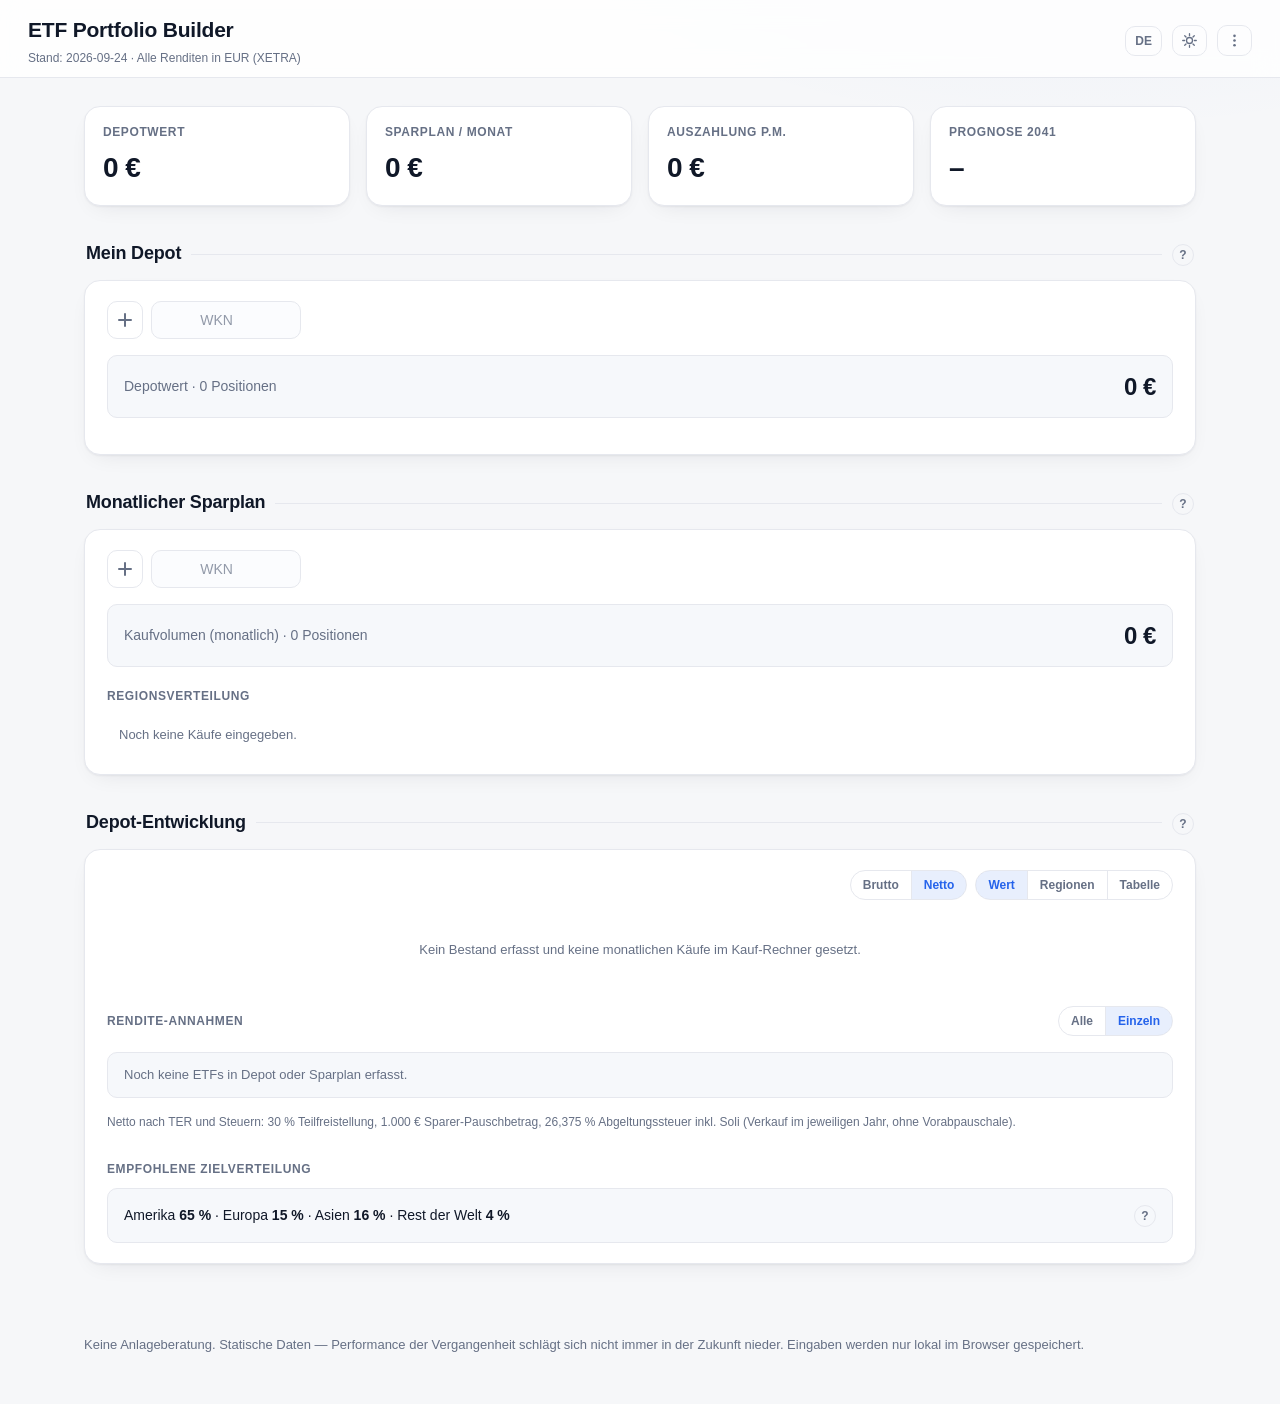
<file: index.html>
<!DOCTYPE html>
<html lang="de">
<head>
<meta charset="UTF-8">
<meta name="viewport" content="width=device-width, initial-scale=1.0">
<title>ETF Portfolio Builder · Planung</title>
<link rel="stylesheet" href="style.css">
</head>
<body>
<header>
  <div class="header-top">
    <div>
      <h1>ETF Portfolio Builder</h1>
      <p class="subtitle" id="data-source"></p>
    </div>
    <div class="header-right">
      <button id="btn-lang" class="icon-btn lang-btn" type="button" data-i18n-title="btn.lang" data-i18n-aria="btn.lang">DE</button>
      <button id="btn-mode" class="icon-btn" data-i18n-title="btn.mode" data-i18n-aria="btn.modeAria">
        <svg id="ico-moon" width="15" height="15" viewBox="0 0 16 16" aria-hidden="true"><path d="M13.5 9.7A6 6 0 0 1 6.3 2.5 6 6 0 1 0 13.5 9.7Z" fill="none" stroke="currentColor" stroke-width="1.4" stroke-linejoin="round"/></svg>
        <svg id="ico-sun" width="15" height="15" viewBox="0 0 16 16" aria-hidden="true"><circle cx="8" cy="8" r="3.2" fill="none" stroke="currentColor" stroke-width="1.4"/><path d="M8 .8v2M8 13.2v2M.8 8h2M13.2 8h2M2.9 2.9l1.4 1.4M11.7 11.7l1.4 1.4M13.1 2.9l-1.4 1.4M4.3 11.7l-1.4 1.4" stroke="currentColor" stroke-width="1.4" stroke-linecap="round"/></svg>
      </button>
      <div class="menu">
        <button id="btn-more" class="icon-btn" type="button" data-i18n-title="menu.aria" data-i18n-aria="menu.aria" aria-haspopup="true" aria-expanded="false" aria-controls="header-menu">
          <svg width="15" height="15" viewBox="0 0 16 16" aria-hidden="true"><circle cx="8" cy="3" r="1.4" fill="currentColor"/><circle cx="8" cy="8" r="1.4" fill="currentColor"/><circle cx="8" cy="13" r="1.4" fill="currentColor"/></svg>
        </button>
        <div id="header-menu" class="menu-pop" hidden>
          <button id="btn-export" class="menu-item" data-i18n-title="btn.exportTitle"><span data-i18n="btn.export">Export</span></button>
          <button id="btn-import" class="menu-item" data-i18n-title="btn.importTitle"><span data-i18n="btn.import">Import</span></button>
          <button id="btn-reset" class="menu-item menu-danger" data-i18n-title="btn.resetTitle"><span data-i18n="btn.reset">Zurücksetzen</span></button>
        </div>
      </div>
    </div>
  </div>
</header>
<input type="file" id="import-file" accept=".json,application/json" hidden>
<datalist id="etf-list"></datalist>

<main>
  <section class="kpi-row">
    <div class="kpi-tile">
      <span class="kpi-label" data-i18n="kpi.holdings">Depotwert</span>
      <span class="kpi-value" id="kpi-holdings">–</span>
    </div>
    <div class="kpi-tile">
      <span class="kpi-label" data-i18n="kpi.buy">Sparplan / Monat</span>
      <span class="kpi-value" id="kpi-buy">–</span>
    </div>
    <div class="kpi-tile">
      <span class="kpi-label" data-i18n="kpi.withdraw">Auszahlung p.M.</span>
      <span class="kpi-value" id="kpi-withdraw">–</span>
    </div>
    <div class="kpi-tile">
      <span class="kpi-label" id="kpi-proj-label">Prognose</span>
      <span class="kpi-value" id="kpi-proj">–</span>
    </div>
  </section>

  <section id="holdings">
    <h2><span data-i18n="sec.holdings">Mein Depot</span> <div class="hint"><button class="hint-btn" type="button" data-i18n-aria="hint.aria">?</button><span class="hint-text hint-text-wide" data-i18n="sec.holdingsHint">Trage hier ein, was du bereits besitzt — pro ETF eine Zeile mit WKN und Betrag.</span></div></h2>
    <div class="card">
      <div id="holdings-rows"></div>
      <div id="holdings-sum" class="holdings-sum"></div>
      <div id="holdings-fine" class="holdings-fine"></div>
    </div>
  </section>

  <section id="buy">
    <h2><span data-i18n="sec.buy">Monatlicher Sparplan</span> <div class="hint"><button class="hint-btn" type="button" data-i18n-aria="hint.aria">?</button><span class="hint-text hint-text-wide" data-i18n="sec.buyHint">Trage hier ein, was du monatlich kaufen willst — pro ETF eine Zeile mit WKN und Betrag.</span></div></h2>
    <div class="card">
      <div id="buy-rows"></div>
      <div id="buy-sum" class="holdings-sum"></div>
      <div id="buy-fine-bar" class="holdings-fine"></div>
      <h3 data-i18n="sub.regions">Regionsverteilung</h3>
      <div class="table-wrap"><table id="buy-fine"></table></div>
    </div>
  </section>

  <section id="projection">
    <h2><span data-i18n="sec.proj">Depot-Entwicklung</span> <div class="hint"><button class="hint-btn" type="button" data-i18n-aria="hint.aria">?</button><span class="hint-text" data-i18n="sec.projHint">Zeigt, wie sich dein Depot entwickeln könnte: Bestand plus Sparplan, mit deinen Rendite-Annahmen.</span></div></h2>
    <div class="card">
      <div class="proj-view-head">
        <div class="lang-toggle" id="proj-net" role="group" data-i18n-aria="net.aria">
          <button type="button" class="lang-seg" data-proj-net="gross" data-i18n="net.gross">Brutto</button>
          <button type="button" class="lang-seg" data-proj-net="net" data-i18n="net.net">Netto</button>
        </div>
        <div class="lang-toggle" id="proj-view" role="group" data-i18n-aria="proj.viewAria">
          <button type="button" class="lang-seg" data-proj-view="value" data-i18n="proj.viewValue">Wert</button>
          <button type="button" class="lang-seg" data-proj-view="region" data-i18n="proj.viewRegion">Regionen</button>
          <button type="button" class="lang-seg" data-proj-view="table" data-i18n="proj.viewTable">Tabelle</button>
        </div>
      </div>
      <div id="proj-chart" class="proj-chart" hidden></div>
      <div id="proj-legend" class="legend chart-legend" hidden></div>
      <div class="table-wrap" id="proj-table-wrap"><table id="proj-table"></table></div>
      
      <div class="proj-foot">
        <div class="proj-col">
          <div class="proj-col-head">
            <h3 data-i18n="sub.rates">Rendite-Annahmen</h3>
            <div class="lang-toggle" id="rate-mode" role="group" data-i18n-aria="rate.modeAria">
              <button type="button" class="lang-seg" data-rate-mode="single" data-i18n="rate.modeSingle">Alle</button>
              <button type="button" class="lang-seg" data-rate-mode="perEtf" data-i18n="rate.modePerEtf">Einzeln</button>
            </div>
          </div>
          <div id="proj-rates" class="rate-chips"></div>
          <div id="rate-note" class="rate-note" data-i18n="rate.taxNote"></div>
        </div>
        <div class="proj-col">
          <h3 data-i18n="sub.target">Empfohlene Zielverteilung</h3>
          <div class="target-info">
            <div class="target-line">
              <p class="target-vals" data-i18n-html="target.vals">Amerika <strong>65 %</strong> · Europa <strong>15 %</strong> · Asien <strong>16 %</strong> · Rest der Welt <strong>4 %</strong></p>
              <div class="hint target-hint"><button class="hint-btn" type="button" data-i18n-aria="hint.aria">?</button><span class="hint-text" data-i18n-html="target.info">Das entspricht der globalen Marktkapitalisierung (FTSE All-World / MSCI ACWI) — der einzigen Gewichtung, die sich automatisch selbst korrigiert: Verliert eine Region an Bedeutung, sinkt ihr Gewicht, ohne dass du verkaufen musst. Es gibt keine belastbaren Belege, dass regionale Übergewichte langfristig Rendite bringen; historisch kostete ein Europa-Übergewicht (~15 % vs. Markt) vor allem Rendite, während Asien (~16 %) in einem reinen Industrieländer-Depot systematisch untergewichtet wäre. 4 % Südamerika/Afrika/Ozeanien entsprechen dem Marktanteil. Abweichungen davon sind eine bewusste Wette — die Prognose oben zeigt, wie sich deine Verteilung ohne Verkäufe über die Jahre Richtung Ziel bewegt.</span></div>
            </div>
          </div>
        </div>
      </div>
    </div>
  </section>
</main>

<footer>
  <p id="disclaimer" class="muted"></p>
</footer>

<script src="data.js"></script>
<script src="calc.js"></script>
<script src="i18n.js"></script>
<script src="shared.js"></script>
<script src="planen.js"></script>
</body>
</html>
</file>
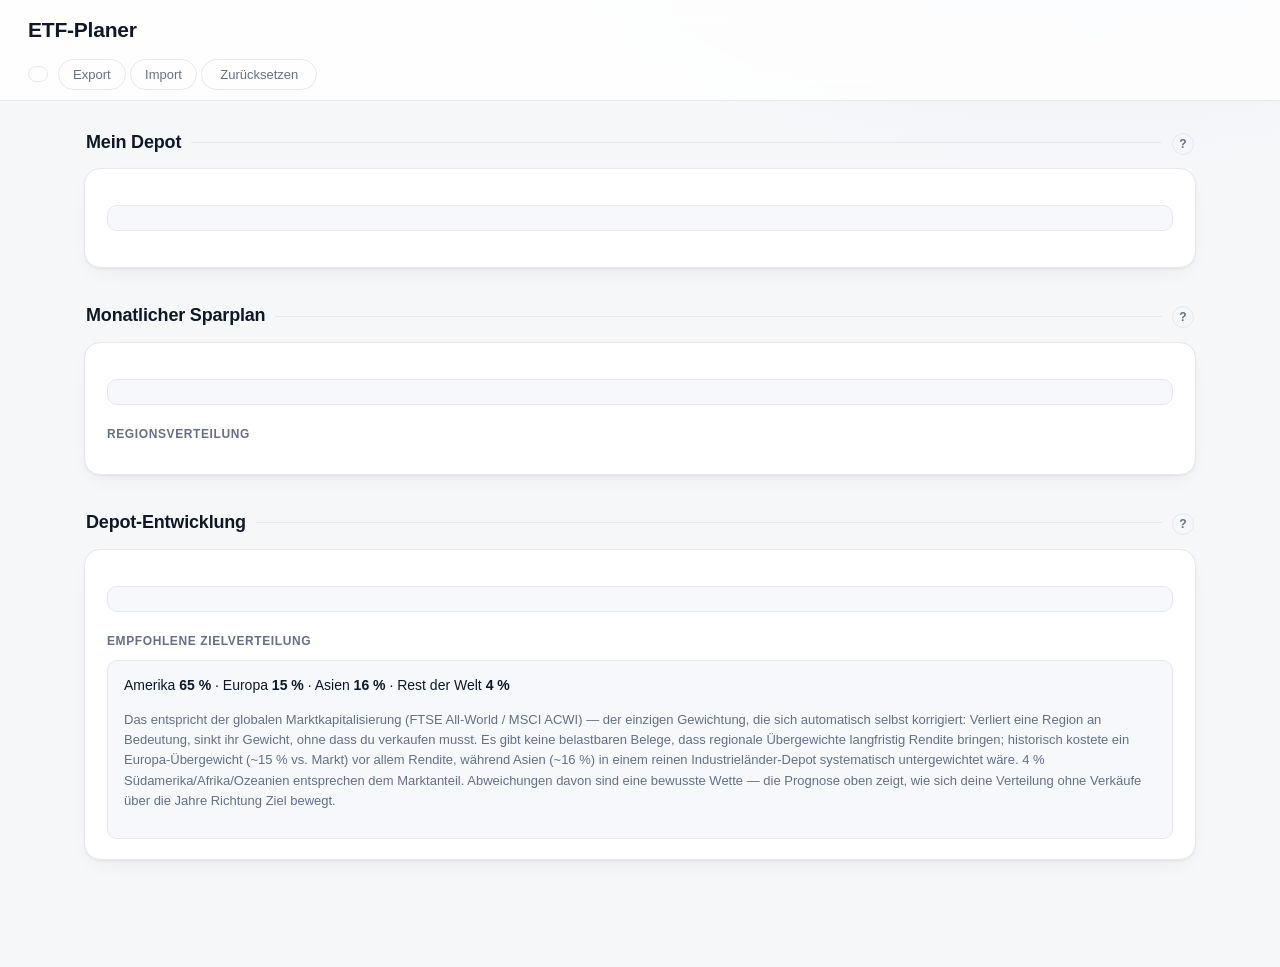
<file: planen.html>
<!DOCTYPE html>
<html lang="de">
<head>
<meta charset="UTF-8">
<meta name="viewport" content="width=device-width, initial-scale=1.0">
<title>ETF-Planer · Planung</title>
<link rel="stylesheet" href="style.css">
</head>
<body>
<header>
  <div>
    <h1>ETF-Planer</h1>
    <p class="subtitle" id="data-source"></p>
  </div>
  <div class="header-right">
    <button id="btn-mode" class="icon-btn" title="Hell/Dunkel umschalten" aria-label="Farbmodus umschalten">
      <svg id="ico-moon" width="15" height="15" viewBox="0 0 16 16" aria-hidden="true"><path d="M13.5 9.7A6 6 0 0 1 6.3 2.5 6 6 0 1 0 13.5 9.7Z" fill="none" stroke="currentColor" stroke-width="1.4" stroke-linejoin="round"/></svg>
      <svg id="ico-sun" width="15" height="15" viewBox="0 0 16 16" aria-hidden="true" hidden><circle cx="8" cy="8" r="3.2" fill="none" stroke="currentColor" stroke-width="1.4"/><path d="M8 .8v2M8 13.2v2M.8 8h2M13.2 8h2M2.9 2.9l1.4 1.4M11.7 11.7l1.4 1.4M13.1 2.9l-1.4 1.4M4.3 11.7l-1.4 1.4" stroke="currentColor" stroke-width="1.4" stroke-linecap="round"/></svg>
    </button>
    <div class="header-actions">
      <button id="btn-export" class="btn-ghost" title="Bestand und Kauf-Rechner als JSON-Datei speichern">Export</button>
      <button id="btn-import" class="btn-ghost" title="Bestand und Kauf-Rechner aus einer JSON-Datei laden">Import</button>
      <button id="btn-reset" class="btn-ghost" title="Alle Eingaben löschen">Zurücksetzen</button>
    </div>
  </div>
</header>
<input type="file" id="import-file" accept=".json,application/json" hidden>

<main>
  <section id="holdings">
    <h2>Mein Depot <div class="hint"><button class="hint-btn" type="button" aria-label="Hinweis anzeigen">?</button><span class="hint-text">Pro Zeile WKN oder ISIN und Betrag in €. „＋" übernimmt und öffnet darunter eine neue Zeile — ist die WKN schon vorhanden, wird der Betrag in die bestehende Zeile addiert. Der Mülleimer entfernt den Eintrag, Werte bleiben jederzeit editierbar.</span></div></h2>
    <div class="card">
      <div id="holdings-rows"></div>
      <div id="holdings-sum" class="holdings-sum"></div>
      <div id="holdings-fine" class="holdings-fine"></div>
    </div>
  </section>

  <section id="buy">
    <h2>Monatlicher Sparplan <div class="hint"><button class="hint-btn" type="button" aria-label="Hinweis anzeigen">?</button><span class="hint-text">Pro Zeile WKN oder ISIN und monatlicher Betrag in €. „＋" übernimmt und öffnet eine neue Zeile — bei doppelter WKN wird der Betrag in die bestehende Zeile addiert; der Mülleimer entfernt sie.</span></div></h2>
    <div class="card">
      <div id="buy-rows"></div>
      <div id="buy-sum" class="holdings-sum"></div>
      <div id="buy-fine-bar" class="holdings-fine"></div>
      <h3>Regionsverteilung</h3>
      <div class="table-wrap"><table id="buy-fine"></table></div>
    </div>
  </section>

  <section id="projection">
    <h2>Depot-Entwicklung <div class="hint"><button class="hint-btn" type="button" aria-label="Hinweis anzeigen">?</button><span class="hint-text">Basis: dein Bestand (Sektion 1) + die monatlichen Käufe aus dem Monatlichen Sparplan (Sektion 2), verzinst mit monatlichem Zinseszins. Die Renditen sind langfristige Annahmen — anpassbar, keine Garantie.</span></div></h2>
    <div class="card">
      <div class="table-wrap"><table id="proj-table"></table></div>
      <div id="proj-rates" class="rate-chips"></div>
      <h3>Empfohlene Zielverteilung</h3>
      <div class="target-info">
        <p class="target-vals">Amerika <strong>65 %</strong> · Europa <strong>15 %</strong> · Asien <strong>16 %</strong> · Rest der Welt <strong>4 %</strong></p>
        <p class="muted">Das entspricht der globalen Marktkapitalisierung (FTSE All-World / MSCI ACWI) — der einzigen Gewichtung, die sich automatisch selbst korrigiert: Verliert eine Region an Bedeutung, sinkt ihr Gewicht, ohne dass du verkaufen musst. Es gibt keine belastbaren Belege, dass regionale Übergewichte langfristig Rendite bringen; historisch kostete ein Europa-Übergewicht (~15 % vs. Markt) vor allem Rendite, während Asien (~16 %) in einem reinen Industrieländer-Depot systematisch untergewichtet wäre. 4 % Südamerika/Afrika/Ozeanien entsprechen dem Marktanteil. Abweichungen davon sind eine bewusste Wette — die Prognose oben zeigt, wie sich deine Verteilung ohne Verkäufe über die Jahre Richtung Ziel bewegt.</p>
      </div>
    </div>
  </section>
</main>

<footer>
  <p id="disclaimer" class="muted"></p>
</footer>

<script src="data.js"></script>
<script src="calc.js"></script>
<script src="shared.js"></script>
<script src="planen.js"></script>
</body>
</html>
</file>
<file: style.css>
:root {
  color-scheme: light;
  --bg: #f6f7f9;
  --bg-glow: rgba(37, 99, 235, 0.06);
  --card: #ffffff;
  --text: #101828;
  --muted: #667085;
  --accent: #2563eb;
  --accent-soft: rgba(37, 99, 235, 0.1);
  --green: #16a34a;
  --red: #dc2626;
  --amber: #d97706;
  --violet: #7c3aed;
  --border: #e6e8ee;
  --strong: #d3d8e1;
  --radius: 16px;
  --radius-sm: 10px;
  --shadow: 0 1px 2px rgba(16, 24, 40, 0.05), 0 8px 24px -12px rgba(16, 24, 40, 0.12);
  --shadow-lg: 0 12px 32px -8px rgba(16, 24, 40, 0.22);
  --header-bg: rgba(255, 255, 255, 0.82);
  --input-bg: #fbfcfe;
  --row-hover: #f4f7fc;
  --kpi-bg: #f6f8fb;
  --map-bg: #eef4fa;
  --track: #eef0f3;
  --err-bg: #fef2f2;
  --font-body: -apple-system, BlinkMacSystemFont, "Segoe UI", Roboto, "Helvetica Neue", sans-serif;
}

[data-mode="dark"] {
  color-scheme: dark;
  --bg: #0d1117;
  --bg-glow: rgba(96, 165, 250, 0.08);
  --card: #161c26;
  --text: #e6e9ef;
  --muted: #97a1af;
  --accent: #60a5fa;
  --accent-soft: rgba(96, 165, 250, 0.16);
  --green: #4ade80;
  --red: #f87171;
  --amber: #fbbf24;
  --violet: #a78bfa;
  --border: #262e3b;
  --strong: #38424f;
  --shadow: 0 1px 2px rgba(0, 0, 0, 0.4), 0 10px 28px -14px rgba(0, 0, 0, 0.6);
  --shadow-lg: 0 14px 36px -10px rgba(0, 0, 0, 0.65);
  --header-bg: rgba(13, 17, 23, 0.82);
  --input-bg: #0f141c;
  --row-hover: #1c2431;
  --kpi-bg: #121822;
  --map-bg: #0f1622;
  --track: #242d3a;
  --err-bg: #2a1517;
}

* { box-sizing: border-box; }

body {
  margin: 0;
  font-family: var(--font-body);
  background:
    radial-gradient(900px 420px at 85% -10%, var(--bg-glow), transparent 65%),
    var(--bg);
  color: var(--text);
  line-height: 1.55;
  -webkit-font-smoothing: antialiased;
}

header {
  display: flex;
  flex-direction: column;
  gap: 10px;
  padding: 14px 28px 10px;
  background: var(--header-bg);
  backdrop-filter: blur(12px);
  -webkit-backdrop-filter: blur(12px);
  border-bottom: 1px solid var(--border);
  position: sticky;
  top: 0;
  z-index: 40;
}

.header-top {
  display: flex;
  justify-content: space-between;
  align-items: center;
  gap: 16px;
  flex-wrap: wrap;
}

h1 {
  margin: 0;
  font-size: 21px;
  font-weight: 750;
  letter-spacing: -0.01em;
}
.subtitle { margin: 2px 0 0; color: var(--muted); font-size: 12px; }

main { max-width: 1160px; margin: 0 auto; padding: 28px 24px 8px; }

section { margin-bottom: 34px; }
h2 {
  font-size: 18px;
  font-weight: 700;
  margin: 0 0 12px;
  padding: 0 2px;
  text-transform: none;
  letter-spacing: -0.01em;
  color: var(--text);
  display: flex;
  align-items: center;
  gap: 10px;
}
h2::after { content: ""; flex: 1; order: 1; height: 1px; background: var(--border); }
h3 {
  font-size: 12px;
  font-weight: 700;
  margin: 20px 0 10px;
  text-transform: uppercase;
  letter-spacing: 0.05em;
  color: var(--muted);
}
.proj-col h3 { margin-top: 0; }


.card {
  background: var(--card);
  border: 1px solid var(--border);
  border-radius: var(--radius);
  padding: 20px 22px;
  box-shadow: var(--shadow);
}

.muted { color: var(--muted); font-size: 13px; }
.muted a { color: var(--accent); text-decoration: none; border-bottom: 1px dotted var(--accent); }
.muted a:hover { border-bottom-style: solid; }

.hint { position: relative; width: fit-content; order: 2; margin: 0; }
.hint-btn {
  position: relative;
  display: inline-flex;
  align-items: center;
  justify-content: center;
  width: 22px;
  height: 22px;
  border: 1px solid var(--border);
  border-radius: 50%;
  background: transparent;
  color: var(--muted);
  font-size: 12px;
  font-weight: 600;
  cursor: pointer;
  user-select: none;
  transition: color 0.15s, border-color 0.15s, background 0.15s;
}
.hint-btn:hover, .hint:hover .hint-btn, .hint:focus-within .hint-btn { color: var(--accent); border-color: var(--accent); background: var(--accent-soft); }
.hint-btn::after { content: ""; position: absolute; top: 0; bottom: 0; right: 100%; width: 7px; }
.hint-text {
  position: absolute;
  top: 0;
  right: calc(100% + 6px);
  z-index: 30;
  padding: 4px 10px;
  background: var(--card);
  border: 1px solid var(--strong);
  border-radius: var(--radius-sm);
  box-shadow: var(--shadow-lg);
  color: var(--muted);
  font-size: 13px;
  font-weight: normal;
  letter-spacing: 0;
  text-transform: none;
  text-align: left;
  white-space: normal;
  width: max-content;
  max-width: min(460px, calc(100vw - 90px));
  line-height: 1.45;
  opacity: 0;
  visibility: hidden;
  pointer-events: none;
  transition: opacity 0.12s, visibility 0.12s;
}
.hint:hover .hint-text, .hint:focus-within .hint-text { opacity: 1; visibility: visible; pointer-events: auto; }
.hint-text-wide { max-width: min(640px, calc(100vw - 90px)); }

.btn {
  background: var(--accent);
  color: #fff;
  border: none;
  border-radius: var(--radius-sm);
  padding: 10px 18px;
  font-size: 14px;
  font-weight: 600;
  font-family: inherit;
  cursor: pointer;
  box-shadow: 0 2px 8px -2px var(--accent-soft);
  transition: filter 0.15s, transform 0.15s;
}
.btn:hover { filter: brightness(1.08); }
.btn:active { transform: translateY(1px); }
.btn-ghost {
  background: transparent;
  color: var(--muted);
  border: 1px solid var(--border);
  border-radius: 999px;
  padding: 7px 14px;
  font-size: 13px;
  font-family: inherit;
  cursor: pointer;
  transition: color 0.15s, border-color 0.15s, background 0.15s;
}
.btn-ghost:hover { color: var(--text); border-color: var(--strong); background: var(--accent-soft); }
#btn-reset { min-width: 116px; }

.lang-btn {
  font-size: 12px;
  font-weight: 600;
  font-family: inherit;
  padding: 7px 10px;
}
.lang-toggle {
  display: inline-flex;
  align-items: center;
  border: 1px solid var(--border);
  border-radius: 999px;
  overflow: hidden;
  background: var(--card);
}
.lang-seg {
  border: none;
  background: transparent;
  color: var(--muted);
  padding: 7px 12px;
  font-size: 12px;
  font-weight: 600;
  font-family: inherit;
  cursor: pointer;
  transition: color 0.15s, background 0.15s;
}
.lang-seg + .lang-seg { border-left: 1px solid var(--border); }
.lang-seg:hover { color: var(--accent); }
.lang-seg.active { background: var(--accent-soft); color: var(--accent); }

input[type=number], input:not([type]), textarea {
  border: 1px solid var(--border);
  border-radius: var(--radius-sm);
  padding: 9px 11px;
  font-size: 14px;
  font-family: inherit;
  background: var(--input-bg);
  color: var(--text);
  transition: border-color 0.15s, box-shadow 0.15s, background 0.15s;
}
input:focus, textarea:focus {
  outline: none;
  border-color: var(--accent);
  box-shadow: 0 0 0 3px var(--accent-soft);
}
textarea { width: 100%; resize: vertical; }
input.hold-v, input.rate-v { -moz-appearance: textfield; appearance: textfield; }
input.hold-v::-webkit-outer-spin-button,
input.hold-v::-webkit-inner-spin-button,
input.rate-v::-webkit-outer-spin-button,
input.rate-v::-webkit-inner-spin-button { -webkit-appearance: none; margin: 0; }

.table-wrap { overflow-x: auto; }
table { border-collapse: collapse; width: 100%; font-size: 14px; }
th, td { padding: 9px 12px; text-align: left; border-bottom: 1px solid var(--border); white-space: nowrap; }
th { color: var(--muted); font-weight: 600; font-size: 11px; text-transform: uppercase; letter-spacing: 0.05em; }
td.num, th.num { text-align: right; font-variant-numeric: tabular-nums; }
#buy-fine td.num, #buy-fine th.num { text-align: center; }
#proj-table td.num, #proj-table th.num { text-align: center; }
tbody tr, table > tr { transition: background 0.12s; }
td.pos, span.pos { color: var(--green); }
td.neg, span.neg { color: var(--red); }
tr:last-child td { border-bottom: none; }

.etf-rows { display: flex; flex-direction: column; gap: 14px; }
.etf-row {
  display: grid;
  grid-template-columns: 1fr auto;
  gap: 20px;
  align-items: start;
  background: var(--card);
  border: 1px solid var(--border);
  border-radius: var(--radius);
  padding: 16px 18px;
  box-shadow: var(--shadow);
}
@media (max-width: 760px) { .etf-row { grid-template-columns: 1fr; } }
.etf-main { min-width: 0; }
.etf-row-head { display: flex; flex-direction: column; align-items: flex-start; gap: 2px; margin-bottom: 12px; }
.etf-row-head h4 { margin: 0; font-size: 16px; }
.isin-link { font-size: 12px; color: var(--accent); text-decoration: none; border-bottom: 1px dotted var(--accent); }
.isin-link:hover { border-bottom-style: solid; }
.etf-stats { display: flex; flex-direction: column; gap: 6px; max-width: 480px; }
.stat { display: flex; justify-content: space-between; gap: 10px; font-size: 13px; border-bottom: 1px dashed var(--border); padding-bottom: 4px; }
.stat-label { color: var(--muted); }
.stat-value { text-align: right; font-variant-numeric: tabular-nums; }
.stat-value.pos { color: var(--green); }
.stat-value.neg { color: var(--red); }
.stat-sub { font-size: 11px; margin-left: 6px; }
.etf-map { width: 340px; max-width: 100%; justify-self: end; }
.etf-map .legend { margin-top: 8px; }

.worldmap { display: block; width: 100%; height: auto; margin: 6px 0 10px; background: var(--map-bg); border-radius: calc(var(--radius-sm) - 4px); padding: 4px; }
.legend { display: flex; flex-wrap: wrap; gap: 8px 14px; font-size: 12px; color: var(--muted); }
.legend .dot { display: inline-block; width: 9px; height: 9px; border-radius: 2px; margin-right: 4px; }

.split { display: grid; grid-template-columns: 1fr auto; gap: 24px; align-items: start; }
@media (max-width: 800px) { .split { grid-template-columns: 1fr; } }

.bucket-rows { display: flex; flex-direction: column; gap: 6px; }
.bucket-row { display: grid; grid-template-columns: 140px 1fr 70px; gap: 8px; align-items: center; font-size: 13px; }
.bucket-row .track { display: block; background: var(--track); border-radius: 999px; height: 10px; overflow: hidden; }
.bucket-row .fill { display: block; height: 100%; border-radius: 999px; }
.bucket-row .val { text-align: right; font-variant-numeric: tabular-nums; }

footer { padding: 16px 24px 36px; max-width: 1160px; margin: 0 auto; }

.bar-stack { display: flex; width: 150px; height: 10px; border-radius: 999px; overflow: hidden; background: var(--track); }
.bar-stack > div { height: 100%; }

.header-right { display: flex; align-items: center; gap: 10px; flex-wrap: wrap; }

.hold-row { display: flex; flex-wrap: nowrap; gap: 8px; align-items: center; margin-bottom: 8px; }
.hold-row > input, .hold-row > button, .hold-row > a { box-sizing: border-box; height: 38px; }
.hold-row > button, .hold-row > a { display: inline-flex; align-items: center; justify-content: center; padding: 0 10px; }
.hold-link { flex: none; text-decoration: none; }
.hold-link.is-hidden { display: none; }
.hold-q { width: 150px; flex: none; text-align: center; }
.hold-q::placeholder { color: var(--muted); opacity: 0.7; }
.hold-name-wrap { flex: 1 1 auto; min-width: 0; display: flex; align-items: center; justify-content: center; gap: 6px; padding-left: 24px; }
.hold-name { min-width: 0; font-size: 13px; color: var(--muted); white-space: nowrap; overflow: hidden; text-overflow: ellipsis; }
.hold-group { flex: none; font-size: 11px; font-weight: 600; line-height: 1; padding: 4px 9px; border-radius: 999px; background: var(--track); border: 1px solid transparent; color: var(--muted); white-space: nowrap; }
.hold-name-wrap .hold-group { margin-left: auto; margin-right: 40px; width: 130px; box-sizing: border-box; text-align: center; }
.hold-group[style*="--grp"] { background: color-mix(in srgb, var(--grp) 14%, var(--card)); border-color: color-mix(in srgb, var(--grp) 45%, var(--card)); }
.hold-group.is-hidden { display: none; }
.hold-v-wrap { position: relative; flex: none; }
.hold-v-wrap.is-hidden { display: none; }
.hold-v-wrap .hold-v { width: 150px; height: 38px; box-sizing: border-box; text-align: center; padding-right: 18px; }
.hold-v-euro { position: absolute; right: 14px; top: 50%; transform: translateY(-50%); color: var(--muted); font-size: 13px; pointer-events: none; }

.input-err { border-color: var(--red); background: var(--err-bg); }
.icon-btn { background: transparent; border: 1px solid var(--border); border-radius: var(--radius-sm); padding: 7px 9px; cursor: pointer; color: var(--muted); display: inline-flex; align-items: center; transition: color 0.15s, border-color 0.15s, background 0.15s; }
.icon-btn:hover { color: var(--accent); border-color: var(--accent); background: var(--accent-soft); }
#btn-mode svg { display: none; }
[data-mode="light"] #ico-sun { display: block; }
[data-mode="dark"] #ico-moon { display: block; }
.icon-del:hover { color: var(--red); border-color: var(--red); background: var(--err-bg); }

.holdings-sum {
  display: flex;
  justify-content: space-between;
  align-items: center;
  flex-wrap: wrap;
  gap: 6px 12px;
  margin-top: 16px;
  padding: 12px 16px;
  background: var(--kpi-bg);
  border: 1px solid var(--border);
  border-radius: var(--radius-sm);
  font-size: 14px;
}
.holdings-sum .sum-label { color: var(--muted); font-weight: 500; }
.holdings-sum .sum-ter { color: var(--muted); font-weight: 500; }
.holdings-sum .sum-value { font-size: 24px; font-weight: 800; letter-spacing: -0.02em; font-variant-numeric: tabular-nums; }
.holdings-sum .sum-hint { font-size: 12px; width: 100%; }

.holdings-fine { margin-top: 16px; }
.region-bar { display: flex; width: 100%; height: 14px; border-radius: 999px; overflow: hidden; background: var(--track); }
.region-seg { height: 100%; }
.holdings-fine .region-legend { margin-top: 8px; }

.rate-chips {
  display: flex;
  flex-wrap: wrap;
  gap: 8px;
  align-items: center;
  margin-top: 16px;
  margin-bottom: 16px;
  padding: 12px 16px;
  background: var(--kpi-bg);
  border: 1px solid var(--border);
  border-radius: var(--radius-sm);
}
.rate-note {
  margin: 0 0 4px;
  color: var(--muted);
  font-size: 12px;
  line-height: 1.45;
}
#rate-note[hidden] { display: none; }

#proj-table td.hint-cell { position: relative; cursor: help; }
.wd-tip {
  position: fixed;
  z-index: 60;
  max-width: min(420px, calc(100vw - 32px));
  padding: 8px 10px;
  background: var(--card);
  border: 1px solid var(--strong);
  border-radius: var(--radius-sm);
  box-shadow: var(--shadow-lg);
  color: var(--muted);
  font-size: 13px;
  line-height: 1.45;
  white-space: pre-line;
  pointer-events: none;
}
.wd-tip[hidden] { display: none; }
.rate-chip {
  position: relative;
  display: inline-flex;
  align-items: center;
  gap: 6px;
  padding: 4px 18px;
  border: 1px solid var(--border);
  border-radius: 999px;
  background: var(--card);
  cursor: text;
}
.rate-chip::after {
  content: attr(data-tip);
  position: absolute;
  bottom: calc(100% + 6px);
  left: 50%;
  transform: translateX(-50%);
  z-index: 30;
  padding: 4px 10px;
  background: var(--card);
  border: 1px solid var(--strong);
  border-radius: var(--radius-sm);
  box-shadow: var(--shadow-lg);
  color: var(--muted);
  font-size: 13px;
  font-weight: 400;
  white-space: nowrap;
  opacity: 0;
  visibility: hidden;
  pointer-events: none;
  transition: opacity 0.12s, visibility 0.12s;
}
.rate-chip:hover::after, .rate-chip:focus-within::after { opacity: 1; visibility: visible; }
.rate-name { font-size: 13px; font-weight: 600; white-space: nowrap; }
.rate-chip .rate-v { width: 52px; box-sizing: border-box; height: 28px; padding: 2px 6px; text-align: center; }
.rate-unit { color: var(--muted); font-size: 13px; }
.dot-region { display: inline-block; width: 9px; height: 9px; border-radius: 50%; margin-right: 6px; }

.target-info { background: var(--kpi-bg); border: 1px solid var(--border); border-radius: var(--radius-sm); padding: 14px 16px; }
.target-line { display: flex; align-items: center; justify-content: space-between; gap: 12px; }
.target-vals { margin: 0; font-size: 14px; }
.target-hint { flex: 0 0 auto; margin: 0; }
.target-hint .hint-text { top: 0; left: auto; right: calc(100% + 6px); width: min(760px, calc(100vw - 90px)); max-width: none; }

.kpi-row { display: grid; grid-template-columns: repeat(4, 1fr); gap: 16px; margin-bottom: 34px; }
.kpi-tile { display: flex; flex-direction: column; gap: 4px; background: var(--card); border: 1px solid var(--border); border-radius: var(--radius); padding: 16px 18px; box-shadow: var(--shadow); }
.kpi-label { font-size: 12px; font-weight: 600; letter-spacing: 0.05em; text-transform: uppercase; color: var(--muted); }
.kpi-value { font-size: 28px; font-weight: 800; letter-spacing: -0.02em; font-variant-numeric: tabular-nums; }

.proj-foot { display: grid; grid-template-columns: 1fr; gap: 24px; align-items: start; margin-top: 20px; }
.proj-col { min-width: 0; }
.proj-col-head { display: flex; align-items: center; justify-content: space-between; gap: 12px; flex-wrap: wrap; margin-bottom: 10px; }
.proj-col-head h3 { margin: 0; }

.menu { position: relative; }
.menu-pop { position: absolute; top: calc(100% + 6px); right: 0; z-index: 50; display: flex; flex-direction: column; gap: 2px; min-width: 180px; padding: 6px; background: var(--card); border: 1px solid var(--border); border-radius: var(--radius-sm); box-shadow: var(--shadow-lg); }
.menu-pop[hidden] { display: none; }
.menu-item { text-align: left; background: transparent; border: none; border-radius: 8px; padding: 8px 12px; font-family: inherit; font-size: 13px; font-weight: 600; color: var(--text); cursor: pointer; transition: background 0.15s, color 0.15s; }
.menu-item:hover { background: var(--accent-soft); }
.menu-danger { color: var(--red); }
.menu-danger:hover { background: var(--err-bg); }

a:focus-visible, button:focus-visible { outline: 2px solid var(--accent); outline-offset: 2px; }

.region-bar { height: 20px; }
.region-seg { transition: width 0.25s ease; }

@media (max-width: 1000px) { .kpi-row { grid-template-columns: repeat(2, 1fr); } }
@media (max-width: 760px) { .kpi-row { grid-template-columns: 1fr; } }
@media (max-width: 660px) {
  .hold-name-wrap .hold-group { display: none; }
}
@media (max-width: 520px) {
  .hold-name-wrap { display: none; }
  .hold-q { width: 110px; }
  .hold-v-wrap .hold-v { width: 110px; }
}
@media (max-width: 380px) {
  .hold-row { gap: 6px; }
  .hold-q, .hold-v-wrap .hold-v { width: 88px; }
}
.proj-view-head { display: flex; align-items: center; justify-content: flex-end; gap: 8px; flex-wrap: wrap; margin-bottom: 14px; }
#proj-view { flex: none; }
.proj-chart { margin-bottom: 4px; overflow-x: auto; }
.proj-chart svg { display: block; width: 100%; height: auto; min-width: 520px; }
.proj-chart .chart-grid { stroke: var(--border); stroke-width: 1; }
.proj-chart .chart-axis { fill: var(--muted); font-size: 11px; }
#proj-legend { margin-top: 10px; }
.proj-chart[hidden], #proj-legend[hidden], #proj-table-wrap[hidden] { display: none; }
.proj-chart-empty { padding: 26px 4px; text-align: center; }
@media (max-width: 520px) { .proj-chart .chart-axis { font-size: 10px; } }
.proj-chart .chart-marker { display: none; }
.proj-chart .chart-marker.active { display: block; }
.proj-chart .chart-cursor { stroke: var(--muted); stroke-width: 1; stroke-dasharray: 3 3; }
.proj-chart .chart-dot { stroke: var(--card); stroke-width: 1.5; }
.chart-legend-year { font-weight: 600; color: var(--text); margin-right: 4px; }
.legend-note { color: var(--muted); }
.legend-note .dot { background: transparent; border: 1px dashed var(--muted); box-sizing: border-box; }
</file>
